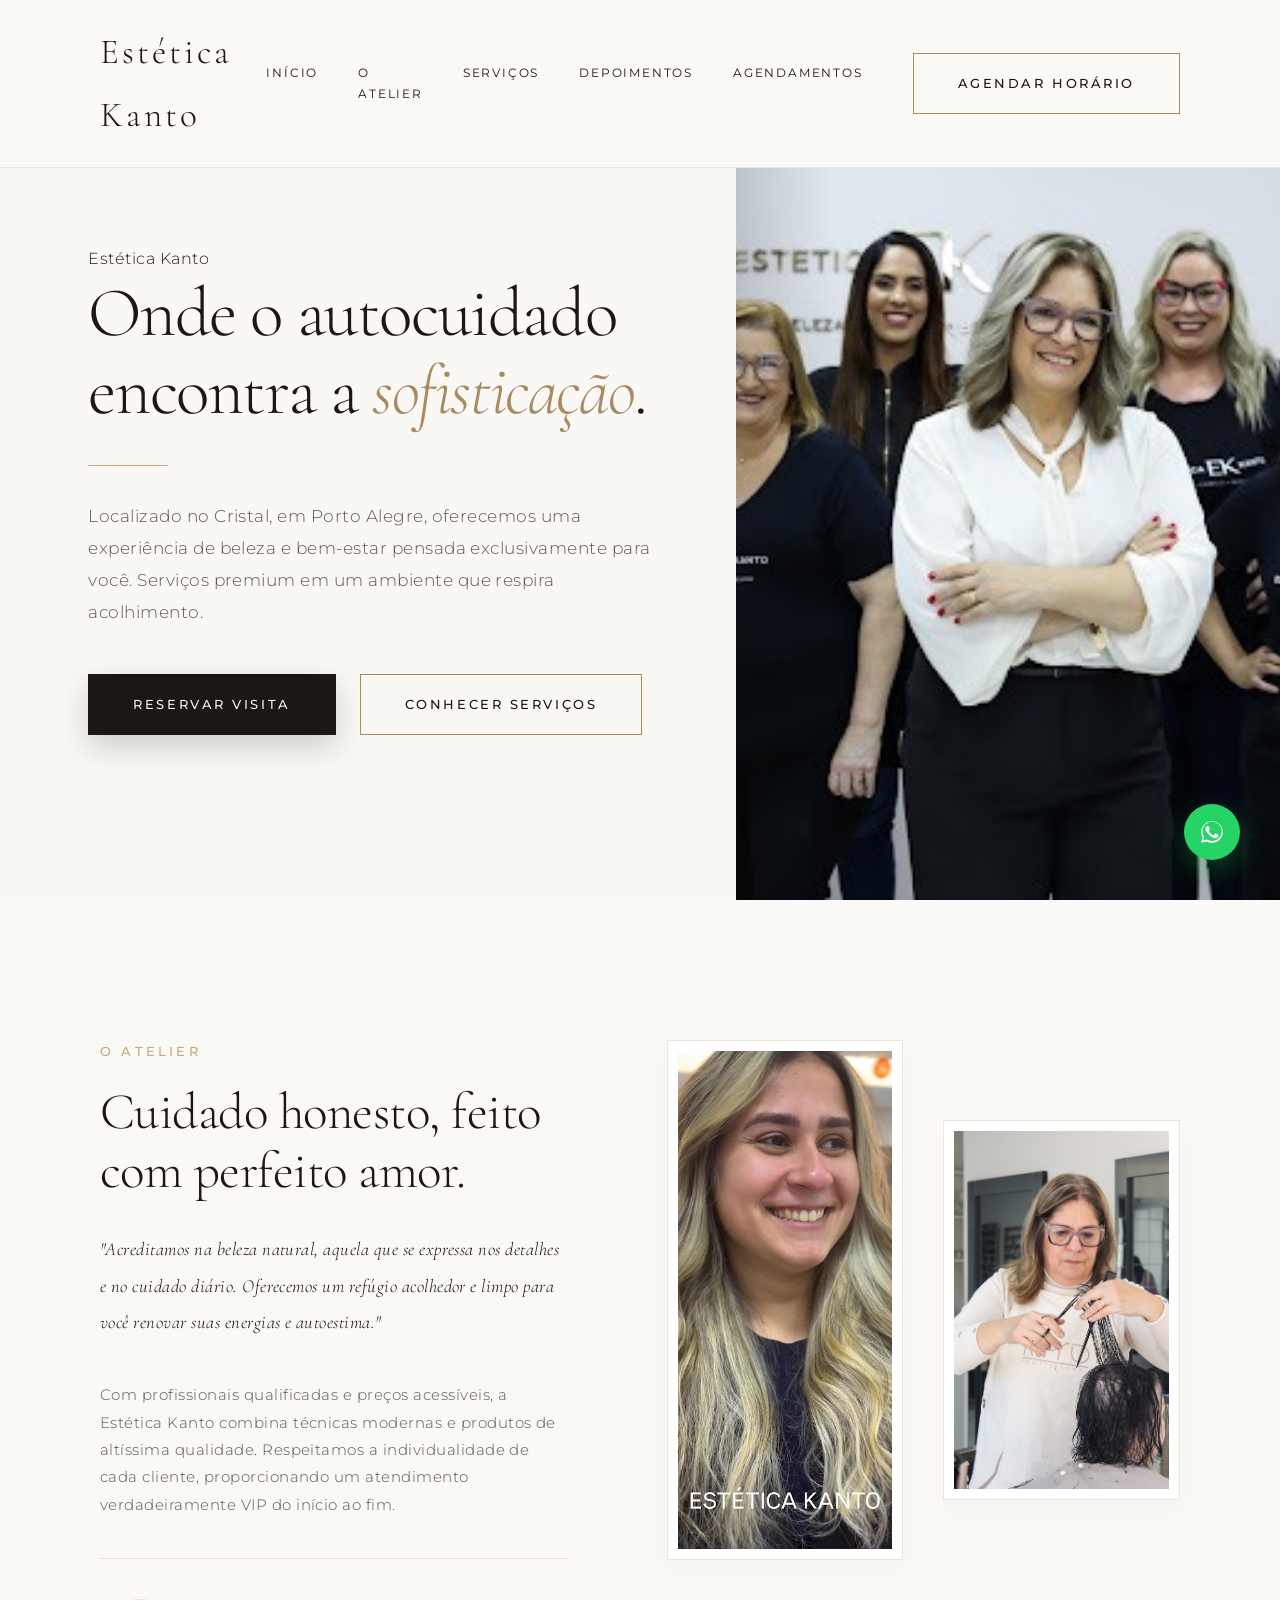
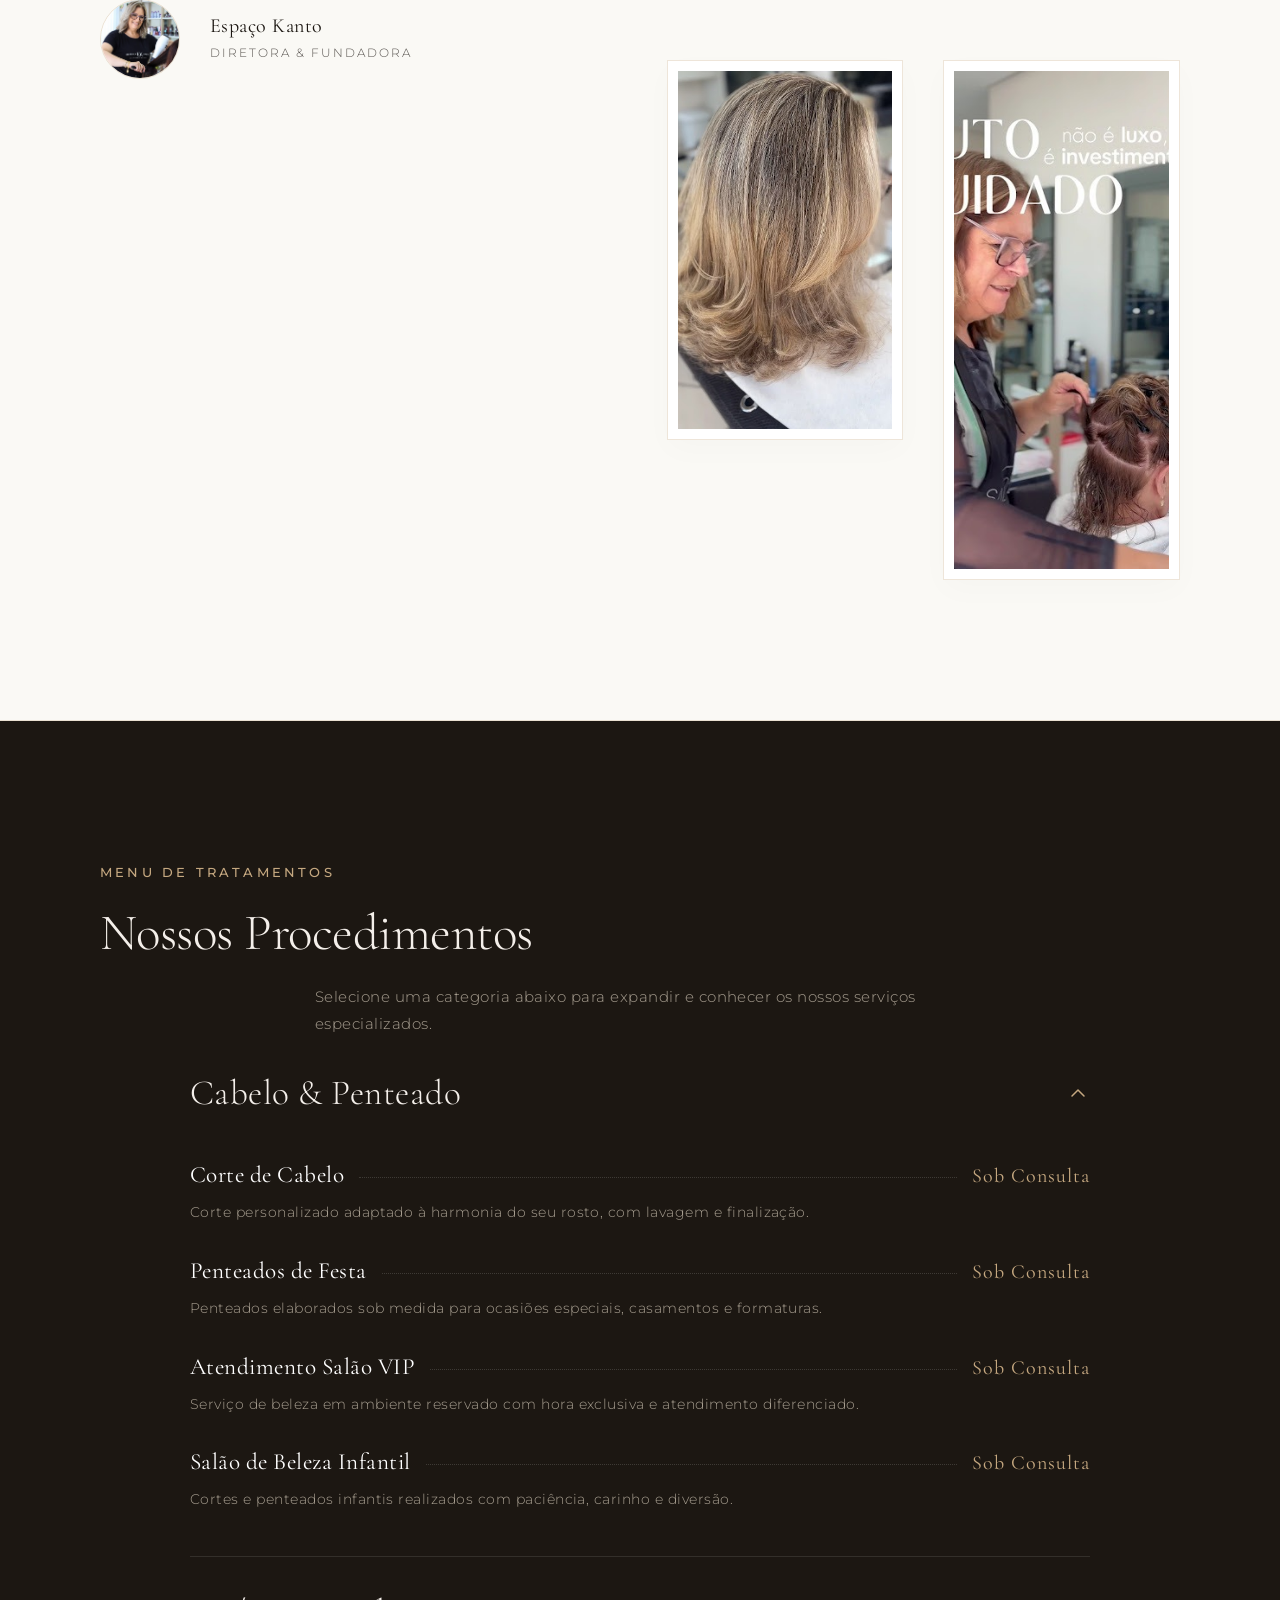
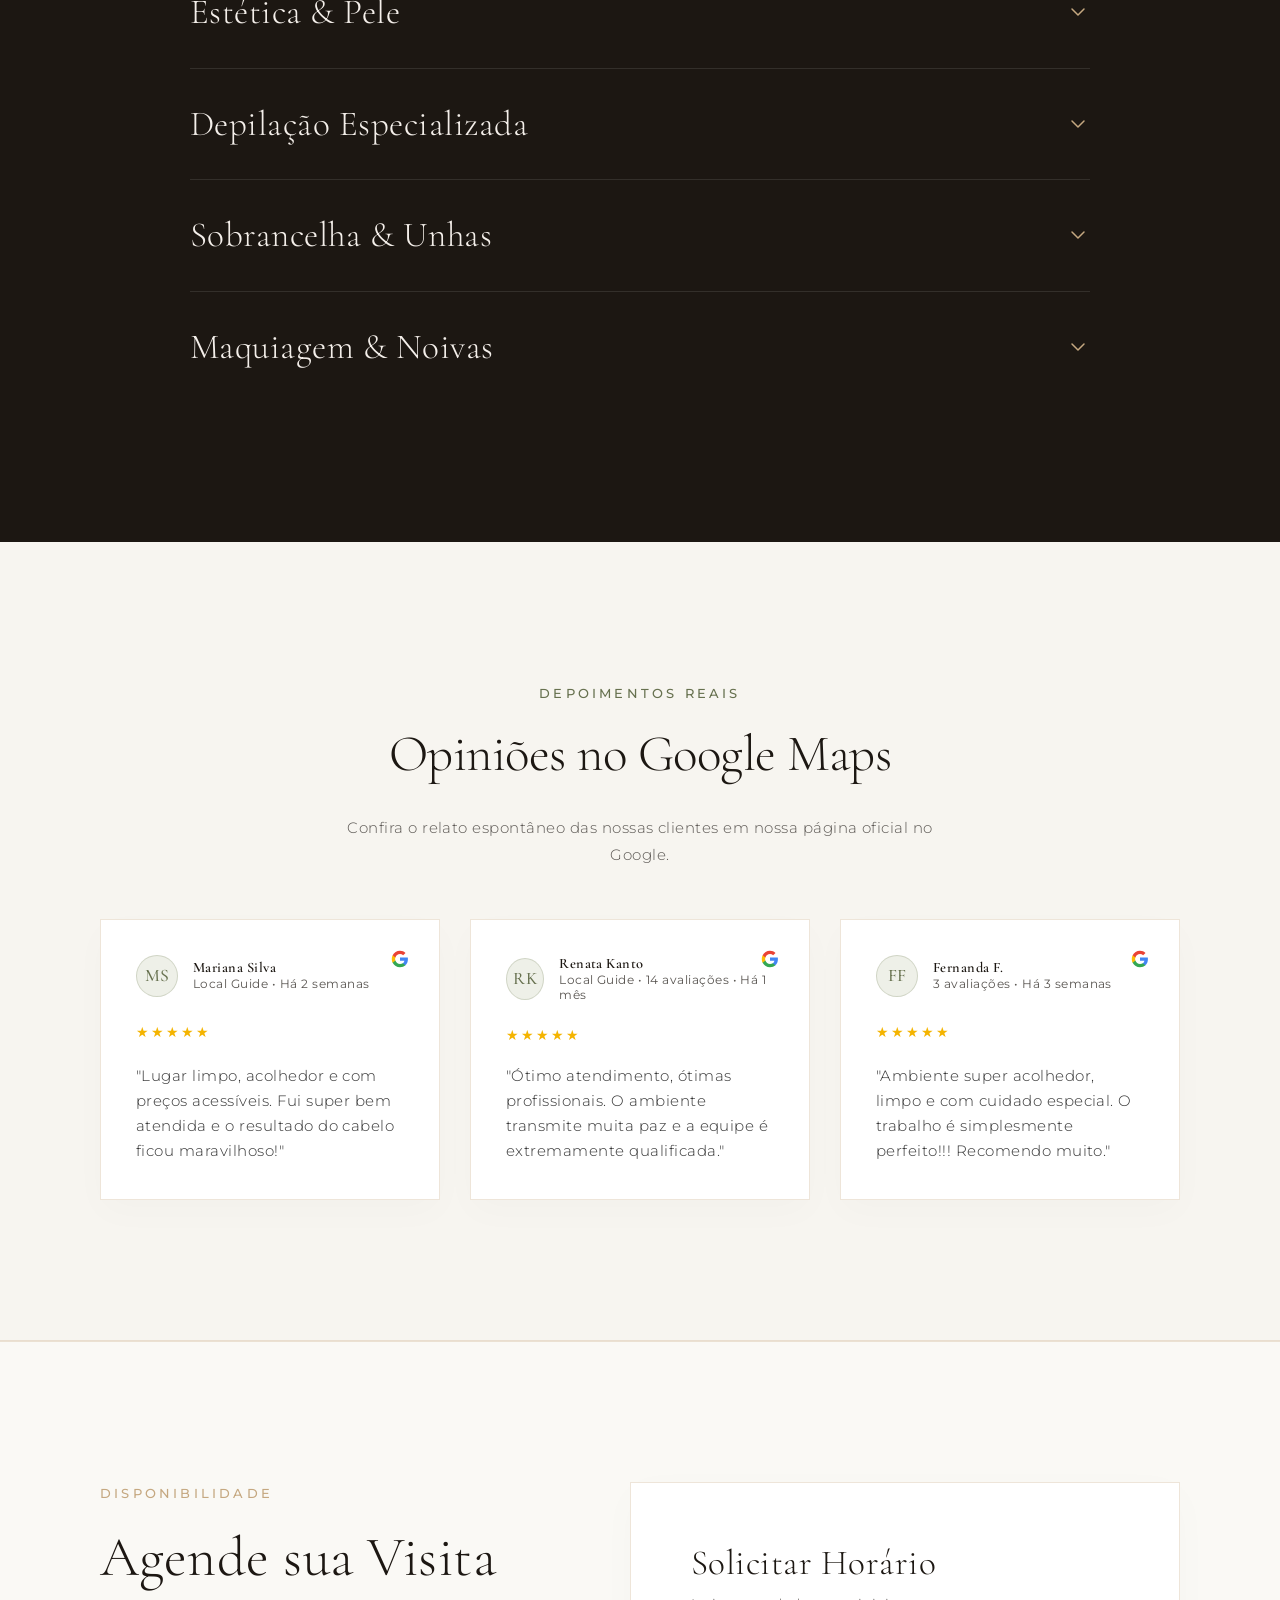
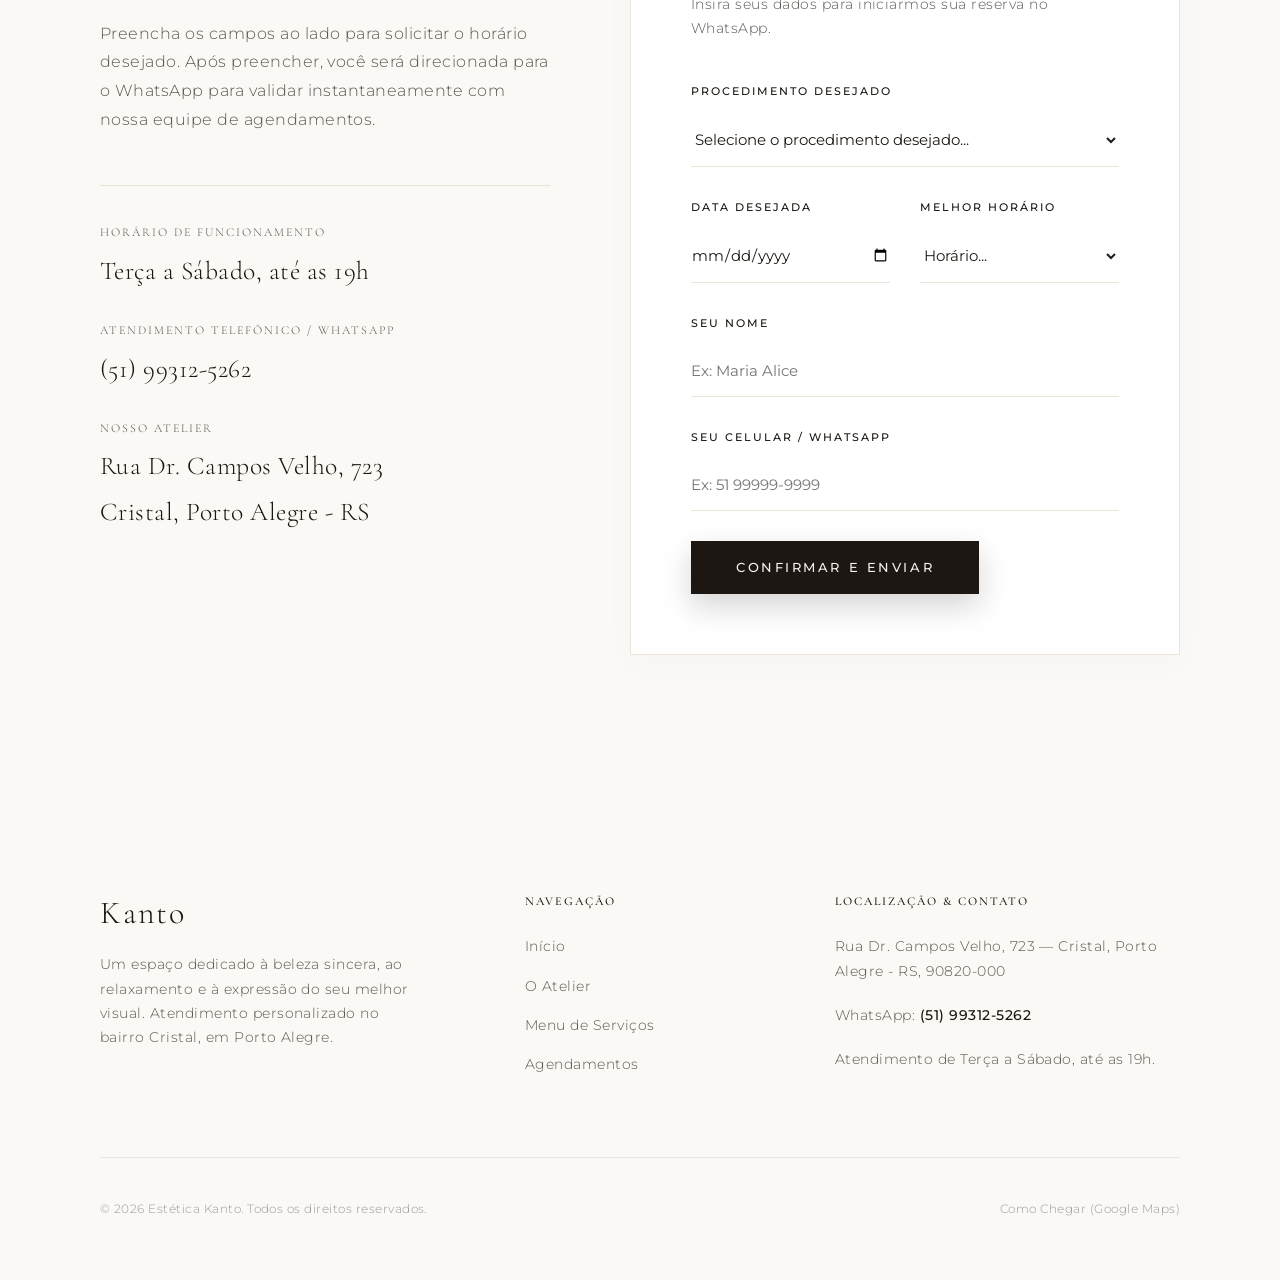
<file: index.html>
<!DOCTYPE html>
<html lang="pt-BR">
<head>
    <meta charset="UTF-8">
    <meta name="viewport" content="width=device-width, initial-scale=1.0">
    <meta name="description" content="Estética Kanto em Porto Alegre. Salão de beleza premium com serviços de cabelo, pele, depilação, sobrancelhas, maquiagem e noivas. Reserve seu horário online.">
    <title>Estética Kanto — Atelier de Beleza & Bem-Estar</title>
    
    <!-- CSS Stylesheet -->
    <link rel="stylesheet" href="style.css">
</head>
<body>

    <!-- Floating WhatsApp Button -->
    <a href="https://wa.me/5551993125262?text=Olá! Gostaria de agendar um horário na Estética Kanto." class="whatsapp-float" target="_blank" aria-label="Fale conosco no WhatsApp" id="whatsapp-floating-btn">
        <svg width="26" height="26" viewBox="0 0 24 24" fill="currentColor" aria-hidden="true">
            <path d="M17.472 14.382c-.297-.149-1.758-.867-2.03-.967-.273-.099-.472-.148-.67.15-.197.297-.767.966-.94 1.164-.173.199-.347.223-.644.075-.297-.15-1.255-.463-2.39-1.475-.883-.788-1.48-1.761-1.653-2.059-.173-.297-.018-.458.13-.606.134-.133.298-.347.446-.52.149-.174.198-.298.298-.497.099-.198.05-.371-.025-.52-.075-.149-.669-1.612-.916-2.207-.242-.579-.487-.494-.669-.503-.173-.008-.371-.01-.57-.01-.198 0-.52.074-.792.372-.272.297-1.04 1.016-1.04 2.479 0 1.462 1.065 2.875 1.213 3.074.149.198 2.096 3.2 5.077 4.487.709.306 1.262.489 1.694.625.712.227 1.36.195 1.871.118.571-.085 1.758-.719 2.006-1.413.248-.694.248-1.289.173-1.413-.074-.124-.272-.198-.57-.347z"/>
            <path d="M12.004 2C6.49 2 2.007 6.483 2.007 11.997c0 1.762.462 3.484 1.343 4.997L2 22l5.135-1.328c1.452.795 3.084 1.215 4.868 1.215h.001c5.514 0 9.997-4.483 9.997-9.997 0-2.67-1.04-5.181-2.929-7.07C17.187 3.04 14.675 2 12.004 2zm0 18.263h-.001c-1.6 0-3.15-.43-4.5-1.245l-.323-.192-3.34.864.891-3.257-.211-.335c-.892-1.423-1.363-3.062-1.363-4.741 0-4.918 4.003-8.921 8.923-8.921 2.383 0 4.622.928 6.31 2.617 1.686 1.688 2.613 3.926 2.612 6.309-.002 4.919-4.004 8.921-8.998 8.921z"/>
        </svg>
    </a>

    <!-- Mobile Navigation Backdrop Overlay -->
    <div class="nav-overlay" id="nav-overlay"></div>

    <!-- Header Navigation -->
    <header id="site-header">
        <div class="container">
            <a href="#" class="logo">
                <span class="logo-text">Estética Kanto</span>
            </a>
            
            <button class="menu-toggle" id="menu-toggle" aria-label="Menu">
                <span></span>
                <span></span>
            </button>

            <nav id="nav-menu">
                <div class="nav-links">
                    <a href="#" class="nav-link">Início</a>
                    <a href="#sobre" class="nav-link">O Atelier</a>
                    <a href="#servicos" class="nav-link">Serviços</a>
                    <a href="#depoimentos" class="nav-link">Depoimentos</a>
                    <a href="#agendar" class="nav-link">Agendamentos</a>
                </div>
                <div class="nav-cta">
                    <a href="#agendar" class="btn-editorial btn-outline">Agendar Horário</a>
                </div>
            </nav>
        </div>
    </header>

    <!-- Full-bleed Split Screen Hero Section -->
    <section class="hero" id="home">
        <div class="hero-grid">
            <div class="hero-content">
                <span class="hero-tag">Estética Kanto</span>
                <h1 class="hero-title">Onde o autocuidado encontra a <span>sofisticação</span>.</h1>
                <div class="hero-divider"></div>
                <p class="hero-description">Localizado no Cristal, em Porto Alegre, oferecemos uma experiência de beleza e bem-estar pensada exclusivamente para você. Serviços premium em um ambiente que respira acolhimento.</p>
                <div class="hero-actions">
                    <a href="#agendar" class="btn-editorial btn-primary">Reservar Visita</a>
                    <a href="#servicos" class="btn-editorial btn-outline">Conhecer Serviços</a>
                </div>
            </div>
            <div class="hero-image-wrapper">
                <!-- essatodas.jpg is the team photo -->
                <img src="essatodas.jpg" alt="Equipe Estética Kanto" id="hero-img">
            </div>
        </div>
    </section>

    <!-- Atelier / Narrative / Gallery Section -->
    <section class="section" id="sobre">
        <div class="container">
            <div class="atelier-grid">
                <div class="atelier-content">
                    <span class="tagline">O Atelier</span>
                    <h2 class="title-medium">Cuidado honesto, feito com perfeito amor.</h2>
                    <p class="atelier-narrative">"Acreditamos na beleza natural, aquela que se expressa nos detalhes e no cuidado diário. Oferecemos um refúgio acolhedor e limpo para você renovar suas energias e autoestima."</p>
                    <p class="paragraph">Com profissionais qualificadas e preços acessíveis, a Estética Kanto combina técnicas modernas e produtos de altíssima qualidade. Respeitamos a individualidade de cada cliente, proporcionando um atendimento verdadeiramente VIP do início ao fim.</p>
                    
                    <div class="atelier-founder-card">
                        <div class="founder-img-wrapper">
                            <!-- dona.jpg is the founder photo -->
                            <img src="dona.jpg" alt="Proprietária da Estética Kanto">
                        </div>
                        <div class="founder-details">
                            <h5>Espaço Kanto</h5>
                            <p>Diretora & Fundadora</p>
                        </div>
                    </div>
                </div>
                
                <div class="editorial-gallery">
                    <div class="gallery-card size-tall">
                        <img src="cabelo1.jpg" alt="Finalização Cabelo">
                    </div>
                    <div class="gallery-card size-short">
                        <img src="cabelo2.jpg" alt="Tratamento capilar">
                    </div>
                    <div class="gallery-card size-short offset-down">
                        <img src="cabelo3.jpg" alt="Design e escova">
                    </div>
                    <div class="gallery-card size-tall offset-down">
                        <!-- autocuidade.jpg is the care photo -->
                        <img src="autocuidade.jpg" alt="Ritual de Autocuidado">
                    </div>
                </div>
            </div>
        </div>
    </section>

    <!-- Services Catalogue Section (Elegant Dark Accordion Layout) -->
    <section class="section section-services" id="servicos">
        <div class="container">
            <div class="section-header">
                <span class="tagline">Menu de Tratamentos</span>
                <h2 class="title-medium" style="margin-bottom: 20px;">Nossos Procedimentos</h2>
                <p class="paragraph" style="margin: 0 auto; max-width: 650px;">Selecione uma categoria abaixo para expandir e conhecer os nossos serviços especializados.</p>
            </div>
            
            <div class="editorial-menu" id="editorial-menu-catalogue">
                <!-- Grouped categories will be rendered here dynamically via JavaScript -->
            </div>
        </div>
    </section>

    <!-- Testimonials Section (Authentic Google Maps Reviews Grid) -->
    <section class="section section-testimonials" id="depoimentos">
        <div class="container">
            <div class="section-header" style="text-align: center;">
                <span class="tagline">Depoimentos reais</span>
                <h2 class="title-medium">Opiniões no Google Maps</h2>
                <p class="paragraph" style="margin: 0 auto;">Confira o relato espontâneo das nossas clientes em nossa página oficial no Google.</p>
            </div>
            
            <div class="testimonials-grid">
                <!-- Card 1 -->
                <div class="testimonial-card">
                    <!-- Google "G" Badge Vector -->
                    <svg class="google-icon-badge" viewBox="0 0 24 24">
                        <path d="M22.56 12.25c0-.78-.07-1.53-.2-2.25H12v4.26h5.92c-.26 1.37-1.04 2.53-2.21 3.31v2.77h3.57c2.08-1.92 3.28-4.74 3.28-8.09z" fill="#4285F4"/>
                        <path d="M12 23c2.97 0 5.46-.98 7.28-2.66l-3.57-2.77c-.98.66-2.23 1.06-3.71 1.06-2.86 0-5.29-1.93-6.16-4.53H2.18v2.84C3.99 20.53 7.7 23 12 23z" fill="#34A853"/>
                        <path d="M5.84 14.09c-.22-.66-.35-1.36-.35-2.09s.13-1.43.35-2.09V7.06H2.18C1.43 8.55 1 10.22 1 12s.43 3.45 1.18 4.94l2.85-2.22.81-.63z" fill="#FBBC05"/>
                        <path d="M12 5.38c1.62 0 3.06.56 4.21 1.64l3.15-3.15C17.45 2.09 14.97 1 12 1 7.7 1 3.99 3.47 2.18 7.06l3.66 2.84c.87-2.6 3.3-4.52 6.16-4.52z" fill="#EA4335"/>
                    </svg>
                    
                    <div class="testimonial-user-header">
                        <div class="user-avatar-initials">MS</div>
                        <div class="user-meta">
                            <h4>Mariana Silva</h4>
                            <p>Local Guide • Há 2 semanas</p>
                        </div>
                    </div>
                    <div class="google-stars-row">★★★★★</div>
                    <p class="testimonial-body-text">"Lugar limpo, acolhedor e com preços acessíveis. Fui super bem atendida e o resultado do cabelo ficou maravilhoso!"</p>
                </div>
                
                <!-- Card 2 -->
                <div class="testimonial-card">
                    <!-- Google "G" Badge Vector -->
                    <svg class="google-icon-badge" viewBox="0 0 24 24">
                        <path d="M22.56 12.25c0-.78-.07-1.53-.2-2.25H12v4.26h5.92c-.26 1.37-1.04 2.53-2.21 3.31v2.77h3.57c2.08-1.92 3.28-4.74 3.28-8.09z" fill="#4285F4"/>
                        <path d="M12 23c2.97 0 5.46-.98 7.28-2.66l-3.57-2.77c-.98.66-2.23 1.06-3.71 1.06-2.86 0-5.29-1.93-6.16-4.53H2.18v2.84C3.99 20.53 7.7 23 12 23z" fill="#34A853"/>
                        <path d="M5.84 14.09c-.22-.66-.35-1.36-.35-2.09s.13-1.43.35-2.09V7.06H2.18C1.43 8.55 1 10.22 1 12s.43 3.45 1.18 4.94l2.85-2.22.81-.63z" fill="#FBBC05"/>
                        <path d="M12 5.38c1.62 0 3.06.56 4.21 1.64l3.15-3.15C17.45 2.09 14.97 1 12 1 7.7 1 3.99 3.47 2.18 7.06l3.66 2.84c.87-2.6 3.3-4.52 6.16-4.52z" fill="#EA4335"/>
                    </svg>
                    
                    <div class="testimonial-user-header">
                        <div class="user-avatar-initials">RK</div>
                        <div class="user-meta">
                            <h4>Renata Kanto</h4>
                            <p>Local Guide • 14 avaliações • Há 1 mês</p>
                        </div>
                    </div>
                    <div class="google-stars-row">★★★★★</div>
                    <p class="testimonial-body-text">"Ótimo atendimento, ótimas profissionais. O ambiente transmite muita paz e a equipe é extremamente qualificada."</p>
                </div>
                
                <!-- Card 3 -->
                <div class="testimonial-card">
                    <!-- Google "G" Badge Vector -->
                    <svg class="google-icon-badge" viewBox="0 0 24 24">
                        <path d="M22.56 12.25c0-.78-.07-1.53-.2-2.25H12v4.26h5.92c-.26 1.37-1.04 2.53-2.21 3.31v2.77h3.57c2.08-1.92 3.28-4.74 3.28-8.09z" fill="#4285F4"/>
                        <path d="M12 23c2.97 0 5.46-.98 7.28-2.66l-3.57-2.77c-.98.66-2.23 1.06-3.71 1.06-2.86 0-5.29-1.93-6.16-4.53H2.18v2.84C3.99 20.53 7.7 23 12 23z" fill="#34A853"/>
                        <path d="M5.84 14.09c-.22-.66-.35-1.36-.35-2.09s.13-1.43.35-2.09V7.06H2.18C1.43 8.55 1 10.22 1 12s.43 3.45 1.18 4.94l2.85-2.22.81-.63z" fill="#FBBC05"/>
                        <path d="M12 5.38c1.62 0 3.06.56 4.21 1.64l3.15-3.15C17.45 2.09 14.97 1 12 1 7.7 1 3.99 3.47 2.18 7.06l3.66 2.84c.87-2.6 3.3-4.52 6.16-4.52z" fill="#EA4335"/>
                    </svg>
                    
                    <div class="testimonial-user-header">
                        <div class="user-avatar-initials">FF</div>
                        <div class="user-meta">
                            <h4>Fernanda F.</h4>
                            <p>3 avaliações • Há 3 semanas</p>
                        </div>
                    </div>
                    <div class="google-stars-row">★★★★★</div>
                    <p class="testimonial-body-text">"Ambiente super acolhedor, limpo e com cuidado especial. O trabalho é simplesmente perfeito!!! Recomendo muito."</p>
                </div>
            </div>
        </div>
    </section>

    <!-- Curated Booking Section -->
    <section class="section curated-booking" id="agendar">
        <div class="container">
            <div class="booking-layout">
                <div class="booking-details-pane">
                    <span class="tagline">Disponibilidade</span>
                    <h2>Agende sua Visita</h2>
                    <p>Preencha os campos ao lado para solicitar o horário desejado. Após preencher, você será direcionada para o WhatsApp para validar instantaneamente com nossa equipe de agendamentos.</p>
                    
                    <div class="booking-info-row">
                        <div class="info-block-item">
                            <h5>Horário de Funcionamento</h5>
                            <p>Terça a Sábado, até as 19h</p>
                        </div>
                        <div class="info-block-item">
                            <h5>Atendimento Telefônico / WhatsApp</h5>
                            <p>(51) 99312-5262</p>
                        </div>
                        <div class="info-block-item">
                            <h5>Nosso Atelier</h5>
                            <p>Rua Dr. Campos Velho, 723<br>Cristal, Porto Alegre - RS</p>
                        </div>
                    </div>
                </div>
                
                <div class="booking-form-pane">
                    <h3>Solicitar Horário</h3>
                    <p>Insira seus dados para iniciarmos sua reserva no WhatsApp.</p>
                    
                    <form id="editorial-booking-form">
                        <div class="input-field-group">
                            <label for="booking-service">Procedimento Desejado</label>
                            <select class="input-style" id="booking-service" required>
                                <!-- Loaded dynamically by JS -->
                            </select>
                        </div>
                        
                        <div class="date-time-row">
                            <div class="input-field-group">
                                <label for="booking-date">Data Desejada</label>
                                <input type="date" class="input-style" id="booking-date" required>
                            </div>
                            <div class="input-field-group">
                                <label for="booking-time">Melhor Horário</label>
                                <select class="input-style" id="booking-time" required>
                                    <option value="" disabled selected>Horário...</option>
                                    <option value="09:00">09:00</option>
                                    <option value="10:00">10:00</option>
                                    <option value="11:00">11:00</option>
                                    <option value="13:30">13:30</option>
                                    <option value="14:30">14:30</option>
                                    <option value="15:30">15:30</option>
                                    <option value="16:30">16:30</option>
                                    <option value="17:30">17:30</option>
                                    <option value="18:00">18:00</option>
                                </select>
                            </div>
                        </div>
                        
                        <div class="input-field-group">
                            <label for="client-name">Seu Nome</label>
                            <input type="text" class="input-style" id="client-name" placeholder="Ex: Maria Alice" required minlength="3">
                        </div>
                        
                        <div class="input-field-group">
                            <label for="client-phone">Seu Celular / WhatsApp</label>
                            <input type="tel" class="input-style" id="client-phone" placeholder="Ex: 51 99999-9999" required minlength="10">
                        </div>
                        
                        <button type="submit" class="btn-editorial btn-primary btn-block">Confirmar e Enviar</button>
                    </form>
                </div>
            </div>
        </div>
    </section>

    <!-- Minimal Editorial Footer -->
    <footer class="footer-editorial">
        <div class="container">
            <div class="footer-top-row">
                <div class="footer-brand">
                    <h4>Kanto</h4>
                    <p>Um espaço dedicado à beleza sincera, ao relaxamento e à expressão do seu melhor visual. Atendimento personalizado no bairro Cristal, em Porto Alegre.</p>
                </div>
                
                <div>
                    <h5 class="footer-column-title">Navegação</h5>
                    <div class="footer-links-list">
                        <a href="#home">Início</a>
                        <a href="#sobre">O Atelier</a>
                        <a href="#servicos">Menu de Serviços</a>
                        <a href="#agendar">Agendamentos</a>
                    </div>
                </div>
                
                <div>
                    <h5 class="footer-column-title">Localização & Contato</h5>
                    <div class="footer-info-details">
                        <p>Rua Dr. Campos Velho, 723 — Cristal, Porto Alegre - RS, 90820-000</p>
                        <p>WhatsApp: <strong>(51) 99312-5262</strong></p>
                        <p>Atendimento de Terça a Sábado, até as 19h.</p>
                    </div>
                </div>
            </div>
            
            <div class="footer-bottom-row">
                <p>&copy; 2026 Estética Kanto. Todos os direitos reservados.</p>
                <div class="footer-bottom-links">
                    <a href="https://www.google.com/maps/dir//Est%C3%A9tica+Kanto,+R.+Dr.+Campos+Velho,+723+-+Cristal,+Porto+Alegre+-+RS,+90820-000" target="_blank">Como Chegar (Google Maps)</a>
                </div>
            </div>
        </div>
    </footer>

    <!-- Custom Success Modal (WhatsApp Redirect Editorial Style) -->
    <div class="success-modal-overlay" id="success-modal">
        <div class="success-modal-content">
            <button class="modal-close" id="modal-close" aria-label="Fechar">&times;</button>
            <div class="success-modal-icon">K</div>
            <h3 class="success-modal-title">Quase lá.</h3>
            <p class="success-modal-text">Solicitação registrada com sucesso. Agora, vamos te direcionar para o WhatsApp para que nossa equipe valide a disponibilidade do horário em tempo real e confirme seu agendamento.</p>
            
            <a href="#" class="btn-editorial btn-primary btn-block" id="modal-cta" target="_blank">
                Ir para o WhatsApp
            </a>
            <p style="font-size: 0.7rem; color: var(--text-muted); margin-top: 20px;">Você será redirecionada automaticamente em instantes.</p>
        </div>
    </div>

    <!-- Script File Linking -->
    <script src="script.js"></script>
</body>
</html>
</file>
<file: style.css>
/* Estética Kanto — Editorial Luxury & Premium Design System */

@import url('https://fonts.googleapis.com/css2?family=Cormorant+Garamond:ital,wght@0,300;0,400;0,500;0,600;1,300;1,400&family=Montserrat:wght@200;300;400;500;600&display=swap');

:root {
    /* Luxury Color Palette */
    --bronze: #C5A880;           /* Pure Champagne Gold */
    --bronze-light: #F4EFEA;     /* Soft Ivory / Cream */
    --bronze-dark: #A88B62;
    --black: #1C1712;            /* Warm Espresso Black (was flat #111111) */
    --black-accent: #241E17;     /* Soft espresso for elements */
    --gray-light: #FAF9F5;       /* Luminous Warm Linen White */
    --text-dark: #201B16;
    --text-muted: #5A5652;       /* Warm-toned muted text, high contrast */
    --text-light: #F4EFEA;
    --text-light-muted: #A89F91; /* Warm grey/sand text for dark backgrounds */
    --border-color: rgba(197, 168, 128, 0.3);
    --border-light: rgba(0, 0, 0, 0.08);

    /* Secondary accent — used sparingly (testimonials section) */
    --sage: #8B9575;
    --sage-dark: #67714F;
    --sage-light: #EEF0E8;
    
    /* Typography */
    --font-heading: 'Cormorant Garamond', serif;
    --font-body: 'Montserrat', sans-serif;
    
    /* Transitions */
    --transition: all 0.6s cubic-bezier(0.16, 1, 0.3, 1);
}

/* Base Styles */
* {
    box-sizing: border-box;
    margin: 0;
    padding: 0;
    scroll-behavior: smooth;
}

body {
    font-family: var(--font-body);
    background-color: var(--gray-light);
    color: var(--text-dark);
    line-height: 1.8;
    overflow-x: hidden;
    letter-spacing: 0.03em;
    font-weight: 300;
}

h1, h2, h3, h4, h5, h6 {
    font-family: var(--font-heading);
    font-weight: 300;
    color: var(--black);
    line-height: 1.15;
}

a {
    text-decoration: none;
    color: inherit;
    transition: var(--transition);
}

li {
    list-style: none;
}

img {
    max-width: 100%;
    height: auto;
    display: block;
}

button, input, select, textarea {
    font-family: inherit;
    outline: none;
    background: none;
    border: none;
}

/* Scrollbar Customization */
::-webkit-scrollbar {
    width: 6px;
}
::-webkit-scrollbar-track {
    background: var(--gray-light);
}
::-webkit-scrollbar-thumb {
    background: var(--bronze);
}

/* Layout Utilities */
.container {
    max-width: 1140px;
    margin: 0 auto;
    padding: 0 clamp(20px, 5vw, 30px);
}

.section {
    padding: clamp(70px, 12vw, 140px) 0;
    position: relative;
    border-bottom: 1px solid var(--border-color);
}

.section:last-of-type {
    border-bottom: none;
}

/* Dark Services Section */
.section-services {
    background-color: var(--black);
    color: var(--text-light);
    border-bottom: none;
}
.section-services h2, .section-services h3 {
    color: var(--text-light);
}

/* Typography elements */
.tagline {
    font-size: 0.8rem;
    text-transform: uppercase;
    letter-spacing: 0.25em;
    color: var(--bronze);
    display: block;
    margin-bottom: 20px;
    font-weight: 500;
}

.title-large {
    font-size: clamp(2.4rem, 6vw, 4.8rem);
    font-weight: 300;
    letter-spacing: -0.03em;
    line-height: 1.1;
}

.title-medium {
    font-size: clamp(2rem, 4.5vw, 3.2rem);
    font-weight: 300;
    margin-bottom: 30px;
    letter-spacing: -0.01em;
    line-height: 1.15;
}

.hero-title {
    font-size: clamp(2.3rem, 4.2vw + 1rem, 4.8rem);
    font-weight: 300;
    letter-spacing: -0.02em;
    line-height: 1.12;
}

.paragraph {
    font-size: 0.95rem;
    color: var(--text-muted);
    font-weight: 300;
    max-width: 600px;
}
.section-services .paragraph {
    color: var(--text-light-muted);
}

/* Elegant Buttons with High Contrast */
.btn-editorial {
    display: inline-flex;
    align-items: center;
    justify-content: center;
    padding: 18px 44px;
    font-size: 0.8rem;
    text-transform: uppercase;
    letter-spacing: 0.2em;
    font-weight: 500;
    border: 1px solid var(--black);
    cursor: pointer;
    transition: var(--transition);
    position: relative;
    white-space: nowrap;
}

.btn-editorial.btn-primary {
    background-color: var(--black);
    color: var(--text-light);
    box-shadow: 0 12px 30px rgba(17, 17, 17, 0.18);
}
.btn-editorial.btn-primary:hover {
    background-color: transparent;
    color: var(--black);
    border-color: var(--black);
    transform: translateY(-2px);
    box-shadow: 0 6px 16px rgba(17, 17, 17, 0.08);
}

.btn-editorial.btn-outline {
    background-color: transparent;
    color: var(--black);
    border-color: var(--bronze-dark);
}
.btn-editorial.btn-outline:hover {
    border-color: var(--black);
    background-color: var(--black);
    color: var(--text-light);
    transform: translateY(-2px);
}

/* Floating Elements */
.whatsapp-float {
    position: fixed;
    bottom: 40px;
    right: 40px;
    background-color: #25D366;
    color: #FFFFFF;
    width: 56px;
    height: 56px;
    border-radius: 50%;
    display: flex;
    align-items: center;
    justify-content: center;
    box-shadow: 0 10px 30px rgba(37, 211, 102, 0.3);
    z-index: 100;
    transition: var(--transition);
}
.whatsapp-float:hover {
    transform: translateY(-5px) scale(1.05);
}

/* Header Navigation - Fixed solid background from start to prevent image overlap issues */
header {
    position: fixed;
    top: 0;
    left: 0;
    width: 100%;
    z-index: 99;
    padding: 20px 0;
    background-color: var(--gray-light);
    border-bottom: 1px solid var(--border-light);
    transition: var(--transition);
}

header.scrolled {
    padding: 15px 0;
    box-shadow: 0 4px 20px rgba(0,0,0,0.02);
}

header .container {
    display: flex;
    align-items: center;
    justify-content: space-between;
}

.logo-text {
    font-family: var(--font-heading);
    font-size: 2.2rem;
    font-weight: 300;
    letter-spacing: 3px;
    color: var(--black);
}

nav {
    display: flex;
    align-items: center;
    gap: 50px;
}

.nav-links {
    display: flex;
    gap: 40px;
}

.nav-link {
    font-size: 0.75rem;
    font-weight: 400;
    color: var(--black);
    text-transform: uppercase;
    letter-spacing: 0.15em;
    padding: 5px 0;
}
.nav-link:hover {
    color: var(--bronze-dark);
}

/* Mobile Toggle & Backdrop Overlay */
.menu-toggle {
    display: none;
    flex-direction: column;
    gap: 8px;
    cursor: pointer;
    z-index: 101;
}
.menu-toggle span {
    display: block;
    width: 24px;
    height: 1px;
    background-color: var(--black);
    transition: var(--transition);
}

.nav-overlay {
    position: fixed;
    top: 0;
    left: 0;
    width: 100%;
    height: 100vh;
    background-color: rgba(0, 0, 0, 0.4);
    backdrop-filter: blur(5px);
    z-index: 99;
    opacity: 0;
    pointer-events: none;
    transition: var(--transition);
}
.nav-overlay.open {
    opacity: 1;
    pointer-events: auto;
}

/* Full-bleed Split Screen Hero Section - Starts below header */
.hero {
    min-height: calc(100vh - 80px); /* Account for fixed header height */
    margin-top: 80px;
    padding: 0;
    display: flex;
    align-items: stretch;
    background-color: #FAF8F5;
    overflow: hidden;
}

.hero-grid {
    display: grid;
    grid-template-columns: 1.15fr 0.85fr;
    width: 100%;
    align-items: stretch;
}

.hero-content {
    padding: 100px 10% 100px 12%; /* Reduced top padding to center nicely */
    display: flex;
    flex-direction: column;
    justify-content: center;
    max-width: 750px;
}

.hero-title span {
    font-style: italic;
    font-family: var(--font-heading);
    color: var(--bronze-dark);
}

.hero-divider {
    width: 80px;
    height: 1px;
    background-color: var(--bronze);
    margin: 35px 0;
}

.hero-description {
    font-size: 1.05rem;
    color: var(--text-muted);
    margin-bottom: 45px;
    font-weight: 300;
    line-height: 1.9;
}

.hero-actions {
    display: flex;
    gap: 24px;
    align-items: center;
}

.hero-image-wrapper {
    position: relative;
    width: 100%;
    height: 100%;
    overflow: hidden;
}

.hero-image-wrapper img {
    position: absolute;
    top: 0;
    left: 0;
    width: 100%;
    height: 100%;
    object-fit: cover;
    filter: contrast(101%);
    transition: transform 8s cubic-bezier(0.16, 1, 0.3, 1);
}
.hero-image-wrapper:hover img {
    transform: scale(1.05);
}
.hero-image-wrapper::after {
    content: '';
    position: absolute;
    inset: 0;
    background: linear-gradient(90deg, rgba(17,17,17,0.14) 0%, rgba(17,17,17,0) 18%);
    pointer-events: none;
}

/* Dark Services Section & Accordion Styles */
.editorial-menu {
    max-width: 900px;
    margin: 0 auto;
}

.accordion-item {
    border-bottom: 1px solid rgba(255, 255, 255, 0.1);
}
.accordion-item:last-child {
    border-bottom: none;
}

.accordion-header {
    display: flex;
    justify-content: space-between;
    align-items: center;
    padding: 35px 0;
    cursor: pointer;
    transition: var(--transition);
}
.accordion-header:hover .accordion-title {
    color: var(--bronze);
    transform: translateX(10px);
}

.accordion-title {
    font-family: var(--font-heading);
    font-size: 2.2rem;
    color: #FFFFFF;
    font-weight: 300;
    transition: var(--transition);
}

.accordion-icon {
    width: 24px;
    height: 24px;
    color: var(--bronze);
    transition: var(--transition);
}

.accordion-item.active .accordion-icon {
    transform: rotate(180deg);
}

.accordion-content {
    max-height: 0;
    overflow: hidden;
    transition: max-height 0.6s cubic-bezier(0.16, 1, 0.3, 1);
}

.accordion-inner-list {
    display: flex;
    flex-direction: column;
    gap: 30px;
    padding: 10px 0 45px 0;
}

.menu-item-row {
    display: flex;
    flex-direction: column;
}

.menu-item-header {
    display: flex;
    justify-content: space-between;
    align-items: baseline;
    margin-bottom: 8px;
}

.menu-item-name {
    font-size: 1.45rem;
    font-weight: 400;
    color: #FFFFFF;
}

.menu-item-dots {
    flex-grow: 1;
    border-bottom: 1px dotted rgba(255, 255, 255, 0.15);
    margin: 0 15px;
    position: relative;
    top: -4px;
}

.menu-item-price {
    font-family: var(--font-heading);
    font-size: 1.25rem;
    color: var(--bronze);
    font-weight: 400;
    letter-spacing: 1px;
}

.menu-item-desc {
    color: var(--text-light-muted);
    font-size: 0.85rem;
    font-weight: 300;
    line-height: 1.6;
    max-width: 85%;
}

/* Staggered Atelier / Gallery Section */
.atelier-grid {
    display: grid;
    grid-template-columns: 1fr 1.1fr;
    gap: 100px;
    align-items: start;
}

.atelier-content {
    position: sticky;
    top: 140px;
}

.atelier-narrative {
    font-size: 1.15rem;
    color: var(--black);
    margin-bottom: 40px;
    line-height: 2;
    font-family: var(--font-heading);
    font-style: italic;
}

.atelier-founder-card {
    display: flex;
    gap: 30px;
    align-items: center;
    border-top: 1px solid var(--border-color);
    padding-top: 40px;
    margin-top: 40px;
}

.founder-img-wrapper {
    width: 80px;
    height: 80px;
    border-radius: 50%;
    overflow: hidden;
    border: 1px solid var(--border-color);
}
.founder-img-wrapper img {
    width: 100%;
    height: 100%;
    object-fit: cover;
}

.founder-details h5 {
    font-size: 1.25rem;
    font-weight: 400;
    margin-bottom: 4px;
}
.founder-details p {
    font-size: 0.75rem;
    text-transform: uppercase;
    letter-spacing: 2px;
    color: var(--text-muted);
}

/* Editorial Staggered Image Grid */
.editorial-gallery {
    display: grid;
    grid-template-columns: 1fr 1fr;
    gap: 40px;
}

.gallery-card {
    border: 1px solid var(--border-color);
    padding: 10px;
    background-color: #FFFFFF;
    box-shadow: 0 10px 30px rgba(0,0,0,0.02);
}

.gallery-card img {
    width: 100%;
    object-fit: cover;
    transition: var(--transition);
}

.gallery-card.size-tall {
    height: 520px;
}
.gallery-card.size-tall img {
    height: 100%;
}

.gallery-card.size-short {
    height: 380px;
    margin-top: 80px;
}
.gallery-card.size-short img {
    height: 100%;
}

.gallery-card.offset-down {
    margin-top: 60px;
}

/* Curated Quiet Booking Section */
.curated-booking {
    background-color: #FAF9F5;
    border-top: 1px solid var(--border-color);
    border-bottom: 1px solid var(--border-color);
}

.booking-layout {
    display: grid;
    grid-template-columns: 0.9fr 1.1fr;
    gap: 80px;
    align-items: start;
}

.booking-details-pane h2 {
    font-size: 3.5rem;
    font-weight: 300;
    margin-bottom: 30px;
}

.booking-details-pane p {
    color: var(--text-muted);
    font-weight: 300;
    margin-bottom: 50px;
    line-height: 1.8;
}

.booking-info-row {
    display: flex;
    flex-direction: column;
    gap: 30px;
    border-top: 1px solid var(--border-color);
    padding-top: 40px;
}

.info-block-item h5 {
    font-size: 0.75rem;
    text-transform: uppercase;
    letter-spacing: 2px;
    color: var(--text-muted);
    margin-bottom: 8px;
}

.info-block-item p {
    font-family: var(--font-heading);
    font-size: 1.6rem;
    color: var(--black);
    margin: 0;
}

/* Single Pane Elegant Form */
.booking-form-pane {
    background-color: #FFFFFF;
    border: 1px solid var(--border-color);
    padding: 60px;
    box-shadow: 0 10px 40px rgba(0, 0, 0, 0.02);
}

.booking-form-pane h3 {
    font-size: 2.2rem;
    font-weight: 300;
    margin-bottom: 8px;
}

.booking-form-pane p {
    font-size: 0.85rem;
    color: var(--text-muted);
    margin-bottom: 40px;
    font-weight: 300;
}

.input-field-group {
    margin-bottom: 30px;
}

.input-field-group label {
    display: block;
    font-size: 0.7rem;
    text-transform: uppercase;
    letter-spacing: 2px;
    font-weight: 500;
    margin-bottom: 12px;
    color: var(--black);
}

.input-style {
    width: 100%;
    padding: 16px 0;
    border-bottom: 1px solid var(--border-color);
    font-size: 0.95rem;
    color: var(--text-dark);
    transition: var(--transition);
}
.input-style:focus {
    border-bottom-color: var(--black);
}

select.input-style {
    cursor: pointer;
    color: var(--text-dark);
}

.date-time-row {
    display: grid;
    grid-template-columns: 1fr 1fr;
    gap: 30px;
}

/* Redesigned Testimonials Section (Authentic Google Review Cards) */
.section-testimonials {
    background-color: #F7F5F0; /* Soft Warm Linen */
    border-bottom: 1px solid var(--border-color);
}
.section-testimonials .tagline {
    color: var(--sage-dark);
}

.testimonials-grid {
    display: grid;
    grid-template-columns: repeat(3, 1fr);
    gap: 30px;
    margin-top: 50px;
}

.testimonial-card {
    background-color: #FFFFFF;
    border: 1px solid var(--border-color);
    padding: 35px;
    display: flex;
    flex-direction: column;
    justify-content: space-between;
    transition: var(--transition);
    position: relative;
    box-shadow: 0 12px 35px rgba(0, 0, 0, 0.02);
}
.testimonial-card:hover {
    transform: translateY(-5px);
    box-shadow: 0 15px 40px rgba(107, 121, 79, 0.15);
    border-color: var(--sage);
}

.google-icon-badge {
    position: absolute;
    top: 30px;
    right: 30px;
    width: 18px;
    height: 18px;
}

.testimonial-user-header {
    display: flex;
    align-items: center;
    gap: 15px;
    margin-bottom: 20px;
}

.user-avatar-initials {
    width: 42px;
    height: 42px;
    background-color: var(--sage-light);
    border: 1px solid rgba(139, 149, 117, 0.3);
    border-radius: 50%;
    display: flex;
    align-items: center;
    justify-content: center;
    font-family: var(--font-heading);
    font-size: 1.1rem;
    color: var(--sage-dark);
    font-weight: 500;
}

.user-meta h4 {
    font-size: 0.9rem;
    font-weight: 600;
    color: var(--black);
    line-height: 1.3;
}

.user-meta p {
    font-size: 0.72rem;
    color: var(--text-muted);
    font-weight: 400;
    line-height: 1.3;
}

.google-stars-row {
    color: #F4B400; /* Real Google review gold color */
    font-size: 0.9rem;
    margin-bottom: 15px;
    letter-spacing: 2px;
}

.testimonial-body-text {
    font-size: 0.92rem;
    font-weight: 300;
    color: #333333;
    line-height: 1.7;
}

/* Minimal Footer Layout */
.footer-editorial {
    padding: 100px 0 60px 0;
    background-color: var(--gray-light);
}

.footer-top-row {
    display: grid;
    grid-template-columns: 1.5fr 1fr 1.5fr;
    gap: 80px;
    align-items: start;
    margin-bottom: 80px;
}

.footer-brand h4 {
    font-size: 2rem;
    font-weight: 300;
    letter-spacing: 2px;
    margin-bottom: 20px;
}

.footer-brand p {
    color: var(--text-muted);
    font-size: 0.85rem;
    max-width: 320px;
    line-height: 1.8;
}

.footer-column-title {
    font-size: 0.75rem;
    text-transform: uppercase;
    letter-spacing: 2px;
    font-weight: 500;
    color: var(--black);
    margin-bottom: 25px;
}

.footer-links-list {
    display: flex;
    flex-direction: column;
    gap: 15px;
}

.footer-links-list a {
    font-size: 0.85rem;
    color: var(--text-muted);
}
.footer-links-list a:hover {
    color: var(--black);
}

.footer-info-details {
    display: flex;
    flex-direction: column;
    gap: 20px;
    font-size: 0.85rem;
    color: var(--text-muted);
}

.footer-info-details strong {
    color: var(--black);
    font-weight: 500;
}

.footer-bottom-row {
    border-top: 1px solid var(--border-light);
    padding-top: 40px;
    display: flex;
    justify-content: space-between;
    align-items: center;
    font-size: 0.75rem;
    color: #999999;
}

.footer-bottom-links {
    display: flex;
    gap: 30px;
}

/* Success Modal Overlay */
.success-modal-overlay {
    position: fixed;
    top: 0;
    left: 0;
    width: 100%;
    height: 100%;
    background-color: rgba(251, 249, 246, 0.98); /* White editorial style backdrop */
    z-index: 1000;
    display: flex;
    align-items: center;
    justify-content: center;
    opacity: 0;
    pointer-events: none;
    transition: opacity 0.5s ease;
}
.success-modal-overlay.open {
    opacity: 1;
    pointer-events: auto;
}

.success-modal-content {
    max-width: 500px;
    text-align: center;
    padding: 40px;
}

.success-modal-icon {
    font-family: var(--font-heading);
    font-size: 3rem;
    color: var(--bronze);
    margin-bottom: 20px;
}

.success-modal-title {
    font-size: 3rem;
    font-weight: 300;
    margin-bottom: 15px;
}

.success-modal-text {
    font-size: 0.95rem;
    color: var(--text-muted);
    margin-bottom: 40px;
    font-weight: 300;
}

/* Responsive Editorial Design */
@media (max-width: 1024px) {
    .hero {
        min-height: auto;
        margin-top: 70px;
    }
    .hero-grid {
        grid-template-columns: 1fr;
        gap: 0;
        text-align: center;
    }
    .hero-content {
        padding: 70px 6% 50px 6%;
        max-width: 100%;
        align-items: center;
    }
    .hero-divider {
        margin: 30px auto;
    }
    .hero-image-wrapper {
        height: 60vh;
        min-height: 340px;
        order: -1;
    }
    .hero-image-wrapper img {
        position: absolute;
        height: 100%;
    }
    .hero-image-wrapper::after {
        background: linear-gradient(180deg, rgba(17,17,17,0.12) 0%, rgba(17,17,17,0) 22%);
    }
    .menu-category-block {
        grid-template-columns: 1fr;
        gap: 40px;
    }
    .menu-category-info {
        position: static;
    }
    .atelier-grid {
        grid-template-columns: 1fr;
        gap: 60px;
    }
    .atelier-content {
        position: static;
    }
    .booking-layout {
        grid-template-columns: 1fr;
        gap: 60px;
    }
    .testimonials-grid {
        grid-template-columns: 1fr 1fr;
        gap: 20px;
    }
    .footer-top-row {
        grid-template-columns: 1fr 1fr;
        gap: 50px;
    }
    .footer-brand {
        grid-column: span 2;
    }
    .whatsapp-float {
        bottom: 24px;
        right: 24px;
        width: 52px;
        height: 52px;
    }
}

@media (max-width: 768px) {
    body {
        letter-spacing: 0.01em;
    }
    .logo-text {
        font-size: 1.6rem;
    }
    .menu-toggle {
        display: flex;
    }
    nav {
        position: fixed;
        top: 0;
        right: -100%;
        width: 85%;
        max-width: 320px;
        height: 100vh;
        background-color: var(--gray-light);
        flex-direction: column;
        justify-content: center;
        align-items: center;
        box-shadow: -10px 0 40px rgba(0, 0, 0, 0.05);
        transition: var(--transition);
        z-index: 100;
        padding: 40px;
    }
    nav.open {
        right: 0;
    }
    .nav-links {
        flex-direction: column;
        align-items: center;
        gap: 30px;
        margin-bottom: 40px;
    }

    /* Hero */
    .hero-content {
        padding: 60px 6% 45px 6%;
    }
    .hero-description {
        font-size: 0.95rem;
        margin-bottom: 35px;
    }
    .hero-actions {
        flex-direction: column;
        align-items: stretch;
        width: 100%;
        gap: 14px;
    }
    .hero-actions .btn-editorial {
        width: 100%;
        padding: 18px 20px;
    }

    /* Atelier / Gallery */
    .atelier-narrative {
        font-size: 1.05rem;
        line-height: 1.8;
    }
    .atelier-founder-card {
        justify-content: center;
        text-align: left;
    }
    .editorial-gallery {
        grid-template-columns: 1fr;
        gap: 24px;
    }
    .gallery-card.size-tall {
        height: 340px;
    }
    .gallery-card.size-short {
        height: 300px;
        margin-top: 0;
    }
    .gallery-card.size-short img {
        height: 100%;
    }
    .gallery-card.offset-down {
        margin-top: 0;
    }

    /* Services accordion */
    .accordion-header {
        padding: 24px 0;
    }
    .accordion-title {
        font-size: 1.5rem;
    }
    .menu-item-header {
        flex-wrap: wrap;
        row-gap: 6px;
    }
    .menu-item-name {
        font-size: 1.15rem;
    }
    .menu-item-dots {
        display: none;
    }
    .menu-item-price {
        font-size: 1rem;
        margin-left: auto;
    }
    .menu-item-desc {
        max-width: 100%;
    }
    .accordion-inner-list {
        gap: 22px;
        padding: 6px 0 32px 0;
    }

    /* Testimonials */
    .testimonials-grid {
        grid-template-columns: 1fr;
        gap: 18px;
    }
    .testimonial-card {
        padding: 28px;
    }
    .google-icon-badge {
        top: 24px;
        right: 24px;
    }

    /* Booking */
    .booking-details-pane h2 {
        font-size: 2.4rem;
    }
    .booking-info-row {
        gap: 24px;
        padding-top: 30px;
    }
    .booking-form-pane {
        padding: 32px 24px;
    }
    .date-time-row {
        grid-template-columns: 1fr 1fr;
        gap: 16px;
    }
    .input-field-group {
        margin-bottom: 24px;
    }

    /* Footer */
    .footer-editorial {
        padding: 70px 0 40px 0;
    }
    .footer-top-row {
        grid-template-columns: 1fr;
        gap: 40px;
        margin-bottom: 50px;
    }
    .footer-brand {
        grid-column: span 1;
    }
    .footer-brand p {
        max-width: 100%;
    }
    .footer-bottom-row {
        flex-direction: column;
        gap: 16px;
        text-align: center;
    }

    /* Modal */
    .success-modal-content {
        padding: 30px 20px;
    }
    .success-modal-title {
        font-size: 2.2rem;
    }

    /* Floating WhatsApp button */
    .whatsapp-float {
        bottom: 18px;
        right: 18px;
        width: 48px;
        height: 48px;
    }
    .whatsapp-float svg {
        width: 22px;
        height: 22px;
    }
}

@media (max-width: 420px) {
    .container {
        padding: 0 18px;
    }
    .hero-content {
        padding: 50px 5% 40px 5%;
    }
    .hero-image-wrapper {
        height: 46vh;
        min-height: 280px;
    }
    .hero-actions .btn-editorial {
        padding: 16px 18px;
        font-size: 0.72rem;
        letter-spacing: 0.15em;
    }
    .booking-form-pane {
        padding: 26px 18px;
    }
    .date-time-row {
        grid-template-columns: 1fr;
    }
    .accordion-title {
        font-size: 1.3rem;
    }
    .testimonial-card {
        padding: 22px;
    }
    .success-modal-title {
        font-size: 1.9rem;
    }
    .success-modal-icon {
        font-size: 2.4rem;
    }
}
</file>
